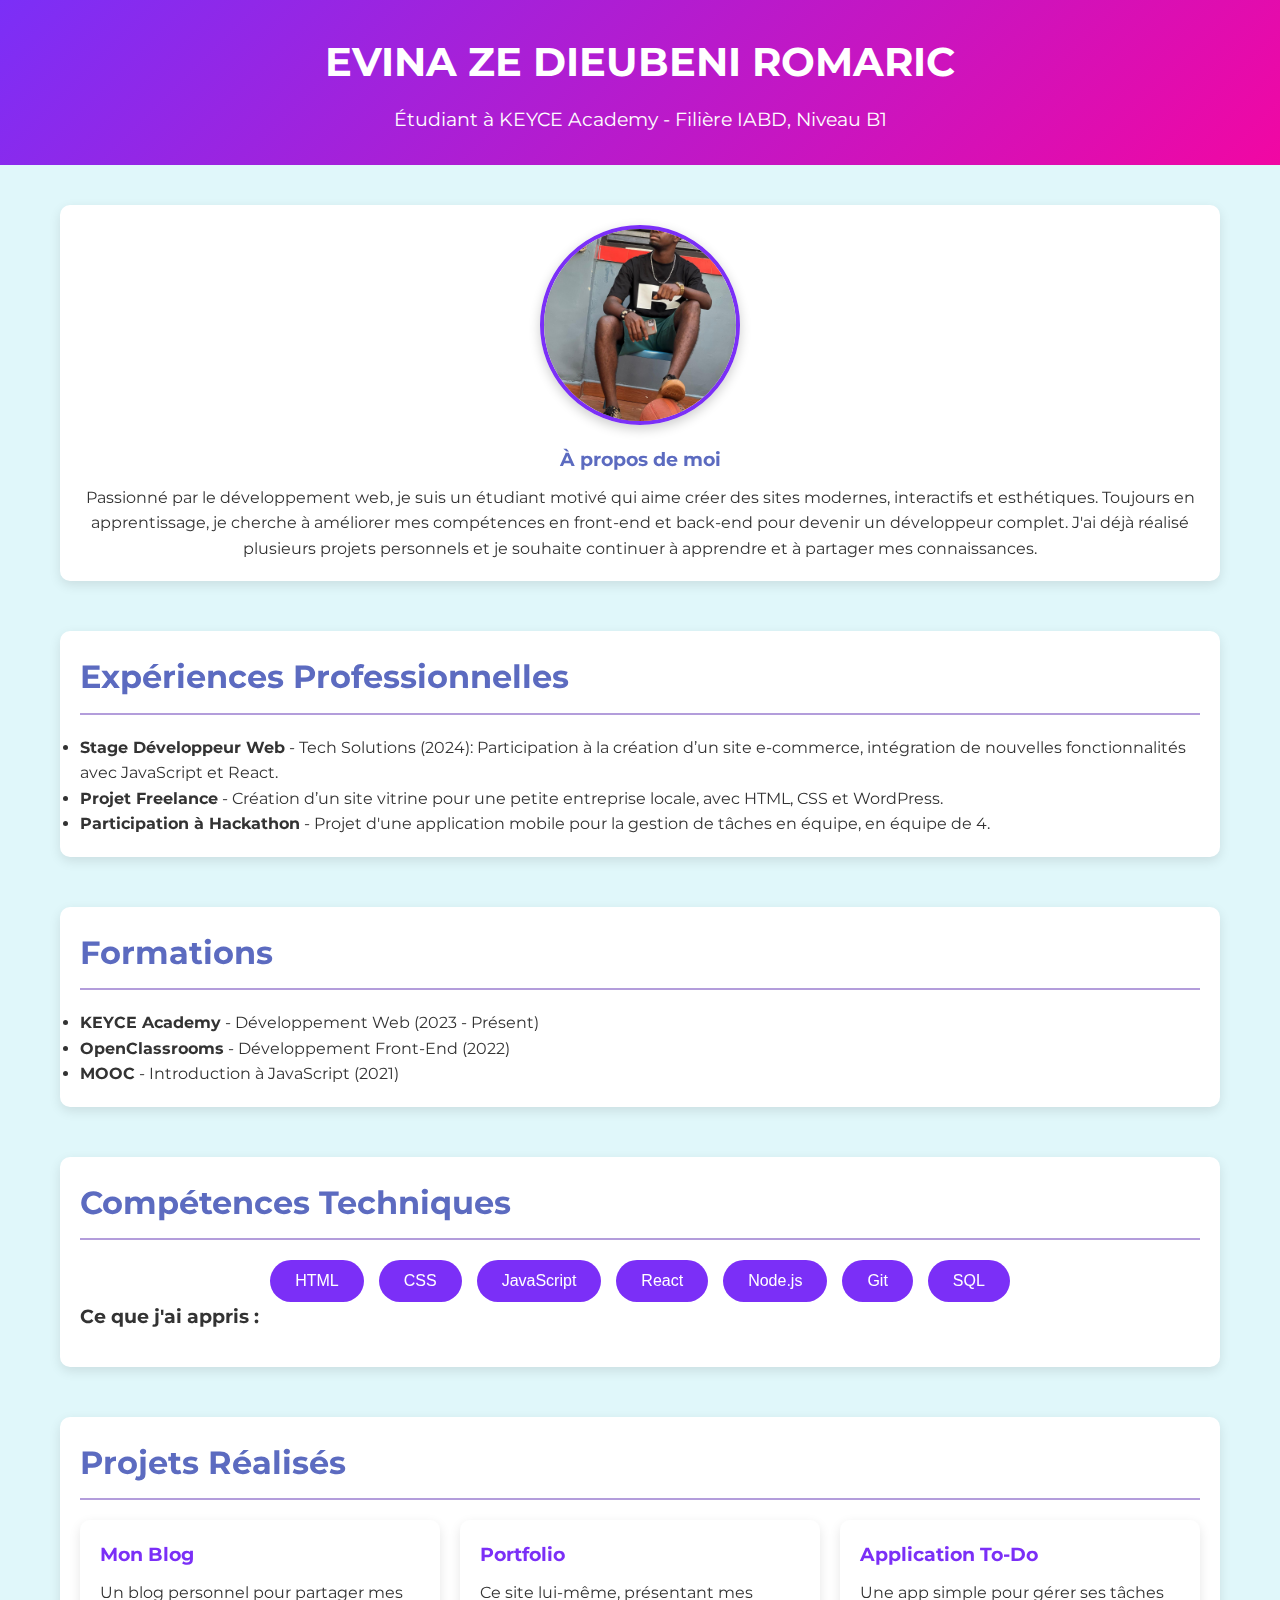
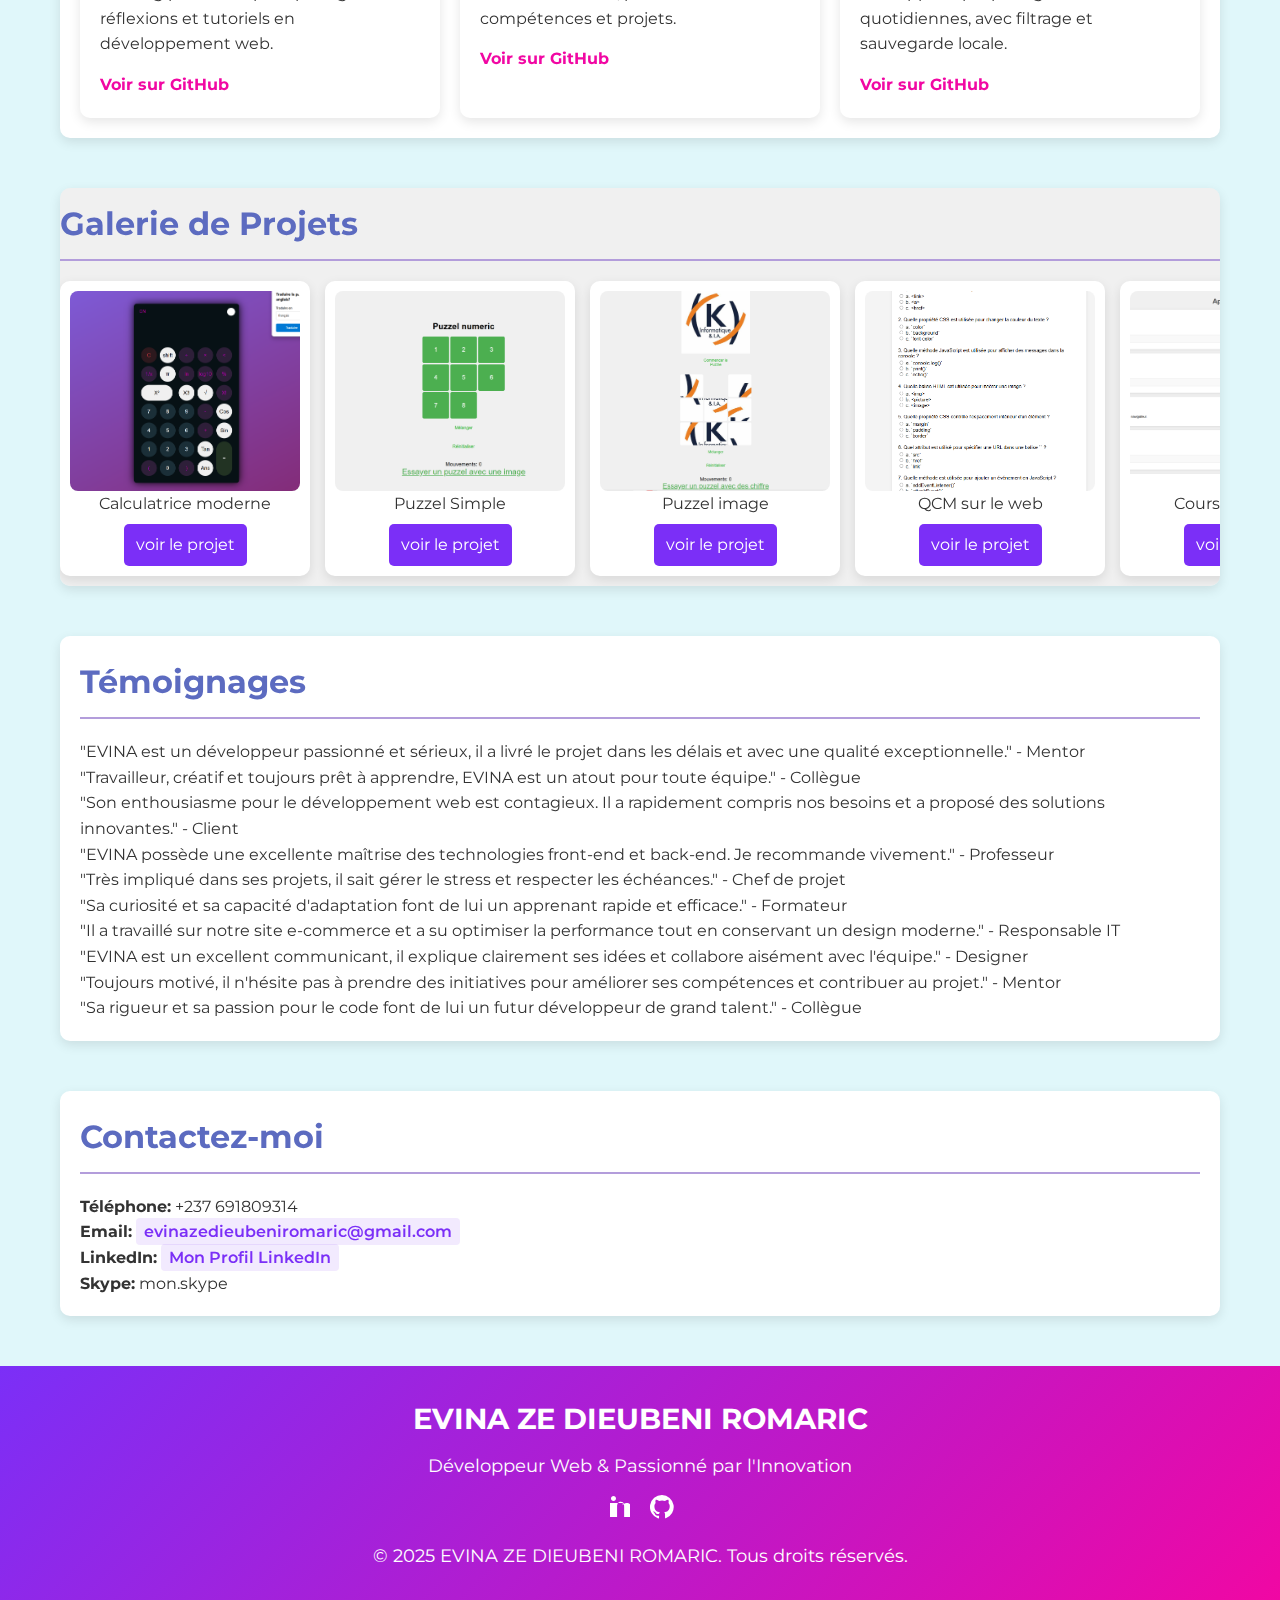
<file: EVINA ZE DIEUBENI ROMARIC_EXAM_DEV_WEB/index.html>
<!DOCTYPE html>
<html lang="fr">
<head>
<meta charset="UTF-8" />
<meta name="viewport" content="width=device-width, initial-scale=1.0" />
<title>Portfolio - EVINA ZE DIEUBENI ROMARIC</title>

<!-- Google Fonts -->
<link href="https://fonts.googleapis.com/css2?family=Montserrat:wght@400;700&display=swap" rel="stylesheet" />

<!-- Lien vers la feuille de style CSS -->
<link rel="stylesheet" href="style.css" />
</head>
<body>

<!-- Bouton revenir en haut -->
<button id="backToTop" title="Revenir en haut">↑</button>

<header>
  <h1 class="floating">EVINA ZE DIEUBENI ROMARIC</h1>
  <p>Étudiant à KEYCE Academy - Filière IABD, Niveau B1</p>
</header>

<div class="container">

<!-- Section À propos -->
<section id="about">
  <img src="images/photo.jpg" alt="Photo de EVINA" />
  <h3>À propos de moi</h3>
  <p>Passionné par le développement web, je suis un étudiant motivé qui aime créer des sites modernes, interactifs et esthétiques. Toujours en apprentissage, je cherche à améliorer mes compétences en front-end et back-end pour devenir un développeur complet. J'ai déjà réalisé plusieurs projets personnels et je souhaite continuer à apprendre et à partager mes connaissances.</p>
</section>

<!-- Section Expériences -->
<section id="experiences">
  <h2>Expériences Professionnelles</h2>
  <ul>
    <li><strong>Stage Développeur Web</strong> - Tech Solutions (2024): Participation à la création d’un site e-commerce, intégration de nouvelles fonctionnalités avec JavaScript et React.</li>
    <li><strong>Projet Freelance</strong> - Création d’un site vitrine pour une petite entreprise locale, avec HTML, CSS et WordPress.</li>
    <li><strong>Participation à Hackathon</strong> - Projet d'une application mobile pour la gestion de tâches en équipe, en équipe de 4.</li>
  </ul>
</section>

<!-- Section Formations -->
<section id="formations">
  <h2>Formations</h2>
  <ul>
    <li><strong>KEYCE Academy</strong> - Développement Web (2023 - Présent)</li>
    <li><strong>OpenClassrooms</strong> - Développement Front-End (2022)</li>
    <li><strong>MOOC</strong> - Introduction à JavaScript (2021)</li>
  </ul>
</section>

<!-- Section Compétences -->
<section id="skills-section">
  <h2>Compétences Techniques</h2>
  <div class="skills">
    <button class="skill-button" onclick="showDescription('html')">HTML</button>
    <button class="skill-button" onclick="showDescription('css')">CSS</button>
    <button class="skill-button" onclick="showDescription('javascript')">JavaScript</button>
    <button class="skill-button" onclick="showDescription('react')">React</button>
    <button class="skill-button" onclick="showDescription('node')">Node.js</button>
    <button class="skill-button" onclick="showDescription('git')">Git</button>
    <button class="skill-button" onclick="showDescription('sql')">SQL</button>
  </div>
  <div class="description" id="description"></div>
  <h3>Ce que j'ai appris :</h3>
  <ul id="viewed-skills"></ul>
</section>

<!-- Section Projets -->
<section id="projects">
  <h2>Projets Réalisés</h2>
  <div class="projects">
    <div class="project-card">
      <h3>Mon Blog</h3>
      <p>Un blog personnel pour partager mes réflexions et tutoriels en développement web.</p>
      <a href="https://github.com/christLK-coder/groupe-5/tree/main/Groupe-5" target="_blank">Voir sur GitHub</a>
    </div>
    <div class="project-card">
      <h3>Portfolio</h3>
      <p>Ce site lui-même, présentant mes compétences et projets.</p>
      <a href="https://github.com/christLK-coder/groupe-5/tree/main/Groupe-5" target="_blank">Voir sur GitHub</a>
    </div>
    <div class="project-card">
      <h3>Application To-Do</h3>
      <p>Une app simple pour gérer ses tâches quotidiennes, avec filtrage et sauvegarde locale.</p>
      <a href="https://github.com/luciano-237/Site_web" target="_blank">Voir sur GitHub</a>
    </div>
  </div>
</section>

<section id="gallery">
  <h2>Galerie de Projets</h2>
  <div class="gallery">
    <div class="gallery-item">
      <img src="images/calco.png" alt="Projet 1" />
      <p>Calculatrice moderne</p>
      <a href="calculatrice/index.html" target="_blank">voir le projet</a>
    </div>
    <div class="gallery-item">
      <img src="images/puzzel.png" alt="Projet 2" />
      <p>Puzzel Simple</p>
      <a href="puzzel.html" target="_blank">voir le projet</a>
    </div>
    <div class="gallery-item">
      <img src="images/puzzel_image.png" alt="Projet 3" />
      <p>Puzzel image</p>
      <a href="puzzel_image.html" target="_blank">voir le projet</a>
    </div>
    <div class="gallery-item">
      <img src="images/qcm.png" alt="Projet 4" />
      <p>QCM sur le web</p>
      <a href="qcm.html" target="_blank">voir le projet</a>
    </div>
    <div class="gallery-item">
      <img src="images/cour.png" alt="Projet 5" />
      <p>Cours sur le HTML</p>
      <a href="cour.html" target="_blank">voir le projet</a>
    </div>
  </div>
</section>

<!-- Section Témoignages -->
<section id="testimonials">
  <h2>Témoignages</h2>
  
  <blockquote>
    "EVINA est un développeur passionné et sérieux, il a livré le projet dans les délais et avec une qualité exceptionnelle." - Mentor
  </blockquote>
  <blockquote>
    "Travailleur, créatif et toujours prêt à apprendre, EVINA est un atout pour toute équipe." - Collègue
  </blockquote>
  <blockquote>
    "Son enthousiasme pour le développement web est contagieux. Il a rapidement compris nos besoins et a proposé des solutions innovantes." - Client
  </blockquote>
  <blockquote>
    "EVINA possède une excellente maîtrise des technologies front-end et back-end. Je recommande vivement." - Professeur
  </blockquote>
  <blockquote>
    "Très impliqué dans ses projets, il sait gérer le stress et respecter les échéances." - Chef de projet
  </blockquote>
  <blockquote>
    "Sa curiosité et sa capacité d'adaptation font de lui un apprenant rapide et efficace." - Formateur
  </blockquote>
  <blockquote>
    "Il a travaillé sur notre site e-commerce et a su optimiser la performance tout en conservant un design moderne." - Responsable IT
  </blockquote>
  <blockquote>
    "EVINA est un excellent communicant, il explique clairement ses idées et collabore aisément avec l'équipe." - Designer
  </blockquote>
  <blockquote>
    "Toujours motivé, il n'hésite pas à prendre des initiatives pour améliorer ses compétences et contribuer au projet." - Mentor
  </blockquote>
  <blockquote>
    "Sa rigueur et sa passion pour le code font de lui un futur développeur de grand talent." - Collègue
  </blockquote>
</section>

<!-- Section Contact -->
<section id="contact">
  <h2>Contactez-moi</h2>
  <p><strong>Téléphone:</strong> +237 691809314</p>
  <p><strong>Email:</strong> <a href="mailto:monemail@example.com">evinazedieubeniromaric@gmail.com</a></p>
  <p><strong>LinkedIn:</strong> <a href="https://www.linkedin.com/feed/?trk=guest_homepage-basic_google-one-tap-submit" target="_blank">Mon Profil LinkedIn</a></p>
  <p><strong>Skype:</strong> mon.skype</p>
</section>

</div>

<!-- Footer -->
<footer>
  <div class="footer-content">
    <h3>EVINA ZE DIEUBENI ROMARIC</h3>
    <p>Développeur Web & Passionné par l'Innovation</p>
    <div class="social-icons">
      <a href="https://www.linkedin.com/feed/?trk=guest_homepage-basic_google-one-tap-submit" target="_blank" aria-label="LinkedIn">
        <svg width="24" height="24" fill="#fff" viewBox="0 0 24 24" xmlns="http://www.w3.org/2000/svg">
          <path d="M4.98 3.5C4.98 2.12 6.12 1 7.5 1S10 2.12 10 3.5 8.86 6 7.5 6 4.98 4.88 4.98 3.5zM4 8h7v14H4V8zm9 0h3.75v2.15h.05c.52-1 1.78-2.15 3.68-2.15 3.94 0 4.66 2.58 4.66 5.94V22h-7v-9.78c0-2.35-.04-5.37-3.28-5.37-3.28 0-3.78 2.56-3.78 5.2V22h-7V8z"/>
        </svg>
      </a>
      <a href="https://github.com/romaric2604/SN_HTML_JS_CSS" target="_blank" aria-label="GitHub">
        <svg width="24" height="24" fill="#fff" viewBox="0 0 24 24" xmlns="http://www.w3.org/2000/svg">
          <path d="M12 0a12 12 0 00-3.79 23.4c.6.11.82-.26.82-.58v-2.17c-3.34.73-4.04-1.61-4.04-1.61-.55-1.39-1.34-1.76-1.34-1.76-1.1-.75.08-.74.08-.74 1.22.09 1.86 1.25 1.86 1.25 1.08 1.85 2.84 1.32 3.54 1.01.11-.78.42-1.32.76-1.62-2.67-.31-5.48-1.34-5.48-5.97 0-1.32.47-2.4 1.24-3.24-.12-.31-.54-1.56.12-3.25 0 0 1.01-.32 3.3 1.23a11.5 11.5 0 015.99 0c2.28-1.55 3.3-1.23 3.3-1.23.66 1.69.24 2.94.12 3.25.77.84 1.24 1.92 1.24 3.24 0 4.63-2.81 5.65-5.49 5.96.43.37.81 1.1.81 2.22v3.29c0 .32.22.69.82.58A12 12 0 0012 0z"/>
        </svg>
      </a>
    </div>
    <p>&copy; 2025 EVINA ZE DIEUBENI ROMARIC. Tous droits réservés.</p>
  </div>
</footer>

<!-- Script JS -->
<script src="script.js"></script>
</body>
</html>
</file>
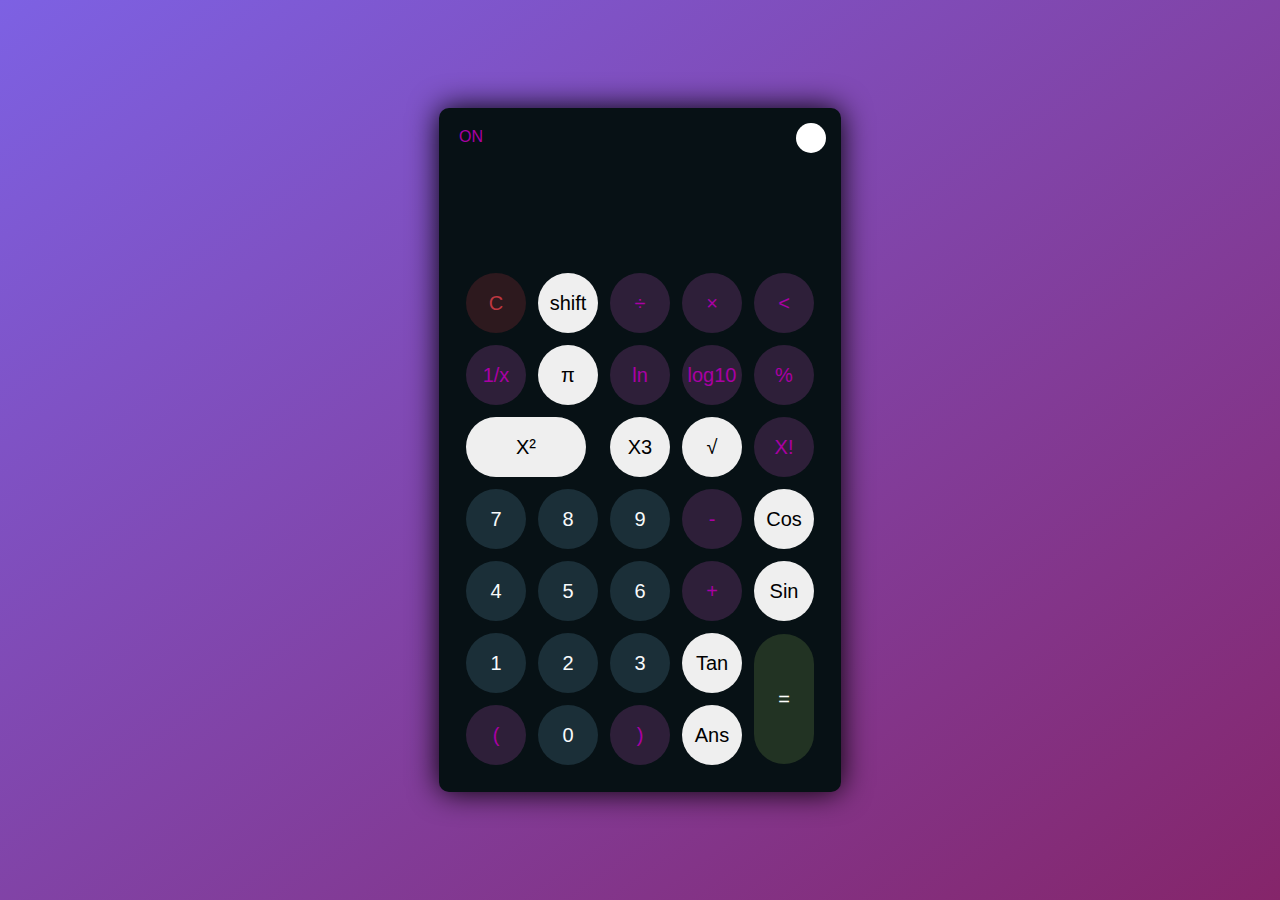
<file: EVINA ZE DIEUBENI ROMARIC_EXAM_DEV_WEB/calculatrice/index.html>
<!DOCTYPE html>
<html lang="en">
<head>
    <meta charset="UTF-8">
    <meta http-equiv="X-UA-Compatible" content="IE=edge">
    <meta name="viewport" content="width=device-width, initial-scale=1.0">
    <link rel="stylesheet" href="style.css">
    <title>Title</title>
</head>
<body>
    <div class="container">
        <div class="calculator dark">
            <div class="theme-toggler active">
                <i class="toggler-icon"></i>
                
            </div>
            <span  id="toggler" value="1" onclick="on_off()">ON</span>
            <div class="display-screen">
                <div id="display"></div>
            </div>
            <div class="buttons">
                <table>
                    <tr>
                        <td><button class="btn-operator" id="clear">C</button></td>
                        <td><button class="function" id="shift">shift</button></td>
                        <td><button class="btn-operator" id="/">&divide;</button></td>
                        <td><button class="btn-operator" id="*">&times;</button></td>
                        <td><button class="btn-operator" id="backspace"><</button></td>
                    </tr>
                    <tr>
                        <td><button class="btn-operator" id="inverse">1/x</button></td>
                        <td><button class="function" id="pi">&pi;</button></td>
                        <td><button class="btn-operator" id="ln">ln</button></td>
                        <td><button class="btn-operator" id="log10">log10</button></td>
                        <td><button class="btn-operator" id="pourcentage">%</button></td>
                    </tr>
                    <tr>
                        <td colspan="2"><button class="function" id="X2">X²</button></td>
                        <td ><button class="function" id="Xn">X3</button></td>
                        <td ><button class="function" id="sqrt">&radic;</button></td>
                        <td><button class="btn-operator" id="fact">X!</button></td>
                    </tr>
                    <tr>
                        <td><button class="btn-number" id="7">7</button></td>
                        <td><button class="btn-number" id="8">8</button></td>
                        <td><button class="btn-number" id="9">9</button></td>
                        <td><button class="btn-operator" id="-">-</button></td>
                        <td><button class="function" id="cos">Cos</button></td>
                    </tr>
                    <tr>
                        <td><button class="btn-number" id="4">4</button></td>
                        <td><button class="btn-number" id="5">5</button></td>
                        <td><button class="btn-number" id="6">6</button></td>
                        <td><button class="btn-operator" id="+">+</button></td>
                        <td><button class="function" id="sin">Sin</button></td>
                    </tr>
                    <tr>
                        <td><button class="btn-number" id="1">1</button></td>
                        <td><button class="btn-number" id="2">2</button></td>
                        <td><button class="btn-number" id="3">3</button></td>
                        <td><button class="function" id="tan">Tan</button></td>
                        <td rowspan="2"><button class="btn-equal" id="equal">=</button></td>
                    </tr>
                    <tr>
                        <td><button class="btn-operator" id="(">(</button></td>
                        <td><button class="btn-number" id="0">0</button></td>
                        <td><button class="btn-operator" id=")">)</button></td>
                        <td><button class="function" id="ans">Ans</button></td>
                    </tr>
                </table>
            </div>
        </div>
    </div>
    <script src="script.js"></script>
</body>
</html>
</file>
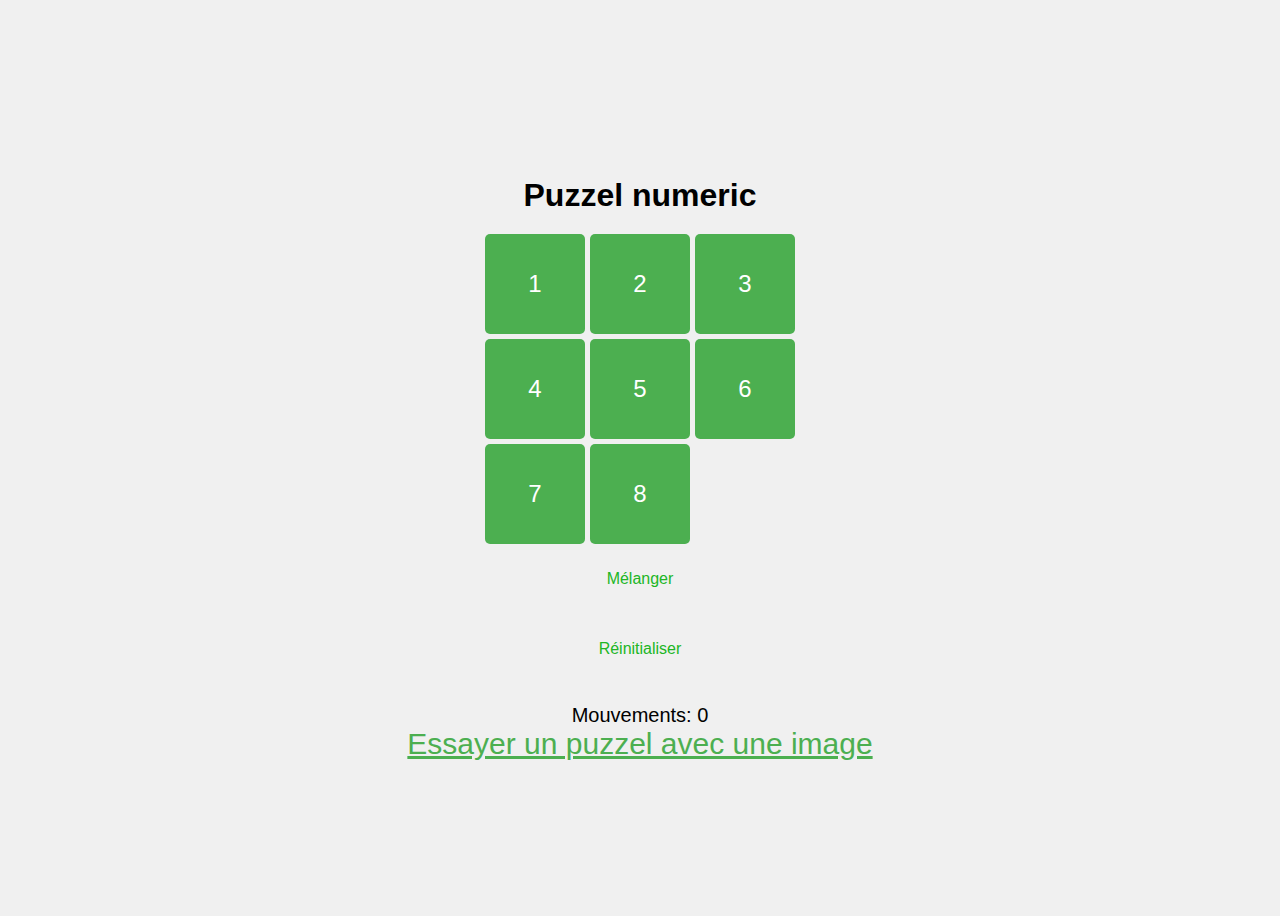
<file: EVINA ZE DIEUBENI ROMARIC_EXAM_DEV_WEB/puzzel.html>
<!DOCTYPE html>

<html lang="fr">

<head>

<meta charset="UTF-8">

<meta name="viewport" content="width=device-width, initial-scale=1.0">

<title>Puzzle Numérique</title>
<!-- Inline CSS -->
<style>
    body {
        font-family: Arial, sans-serif;
        display: flex;
        flex-direction: column;
        align-items: center;
        justify-content: center;
        height: 100vh;
        background-color: #f0f0f0;
    }

    h1 {
        margin-bottom: 20px;
    }

     #puzzle {
        display: grid;
        grid-template-columns: repeat(3, 100px);
        grid-template-rows: repeat(3, 100px);
        gap: 5px;

    }

     .tile {
        display: flex;
        align-items: center;
        justify-content: center;
        background-color: #4CAF50;
        color: white;
        font-size: 24px;
        cursor: pointer;
        border-radius: 5px;
    }

    .empty {
        background-color: transparent;
        cursor: default;
    }
    button {
        margin: 10px;
        padding: 10px 20px;
        font-size: 16px;
        width: 150px;
        height: 50px;
        border-radius: 10px;
        border: none;
        background-color: #f0f0f0;
        cursor: pointer;
        transition: 0.5s ease; 
        color:  #20b625;
    }
    
    button:hover {
        transform: scale(1.05);
        background-color:  #2eb532;
        color: #f0f0f0;
    }

    #moveCounter {
        margin-top: 20px;
        font-size: 20px;
    }
    a{
            color: #4CAF50;
            font-family: Arial, Helvetica, sans-serif;
            font-size: 30px;
            transition: 0.5s;
        }
        a:hover{
            color: #027006;
            transform: scale(1.05);
        }
</style>
</head>

<body>
    <h1>Puzzel numeric</h1>
<div id="puzzle"></div>
<button id="shuffleButton">Mélanger</button>
<button id="resetButton">Réinitialiser</button>
<div id="moveCounter">Mouvements: 0</div>
<a href="puzzel_image.html">Essayer un puzzel avec une image</a>
<!-- Inline JavaScript -->
<script>
    const puzzleElement = document.getElementById('puzzle');
    const shuffleButton = document.getElementById('shuffleButton');
    const resetButton = document.getElementById('resetButton');
    const moveCounterElement = document.getElementById('moveCounter');

    let tiles = [];
    let emptyIndex = 8; // Position de la case vide
    let moveCount = 0;

    function initPuzzle() {
        tiles = [...Array(8).keys()].map(i => i + 1).concat(null); // Crée un tableau [1, 2, 3, 4, 5, 6, 7, 8, null]
        renderPuzzle();
    }

    function renderPuzzle() {
        puzzleElement.innerHTML = '';
        tiles.forEach((tile, index) => {
            const tileElement = document.createElement('div');
            tileElement.className = 'tile' + (tile === null ? ' empty' : '');
            tileElement.textContent = tile !== null ? tile : '';
            tileElement.onclick = () => handleTileClick(index);
            puzzleElement.appendChild(tileElement);
        });
        moveCounterElement.textContent = `Mouvements: ${moveCount}`;
    }
    //fonction pour faire bouher une case avec celle vide
    function handleTileClick(index) {
        if (isAdjacent(index, emptyIndex)) {
            tiles[emptyIndex] = tiles[index];
            tiles[index] = null;
            emptyIndex = index;
            moveCount++;
            renderPuzzle();
            checkWin();
        }
    }
    //fonction pour verifier si la case i est adacente a celle vide 
    function isAdjacent(index1, index2) {
        const row1 = Math.floor(index1 / 3);
        const col1 = index1 % 3;
        const row2 = Math.floor(index2 / 3);
        const col2 = index2 % 3;
        return (Math.abs(row1 - row2) + Math.abs(col1 - col2) === 1);
    }
    //fonction pour melanger les case
    function shuffle() {
        let shuffled;
        do {
            shuffled = tiles.slice();
            for (let i = shuffled.length - 1; i > 0; i--) {
                const j = Math.floor(Math.random() * (i + 1));
                [shuffled[i], shuffled[j]] = [shuffled[j], shuffled[i]];
            }
        } while (!isSolvable(shuffled));
        tiles = shuffled;
        emptyIndex = tiles.indexOf(null);
        moveCount = 0;
        renderPuzzle();
    }
    //verification si le melange est solvable
    function isSolvable(shuffled) {
        const inversions = shuffled.reduce((count, tile, index) => {
            if (tile === null) return count;
            return count + shuffled.slice(index + 1).filter(t => t < tile).length;
        }, 0);
        return inversions % 2 === 0;
    }
    //fonction pour verifier si le puzzel est resolut
    function checkWin() {
        if (tiles.slice(0, 8).every((tile, index) => tile === index + 1)) {
            alert('Bravo ! Vous avez résolu le puzzle !');
        }
    }
    shuffleButton.onclick = shuffle; //boutons pour melanger
    resetButton.onclick = initPuzzle; //bouton pour rinitialiser
    initPuzzle();
</script>
</body>
</html>
</file>
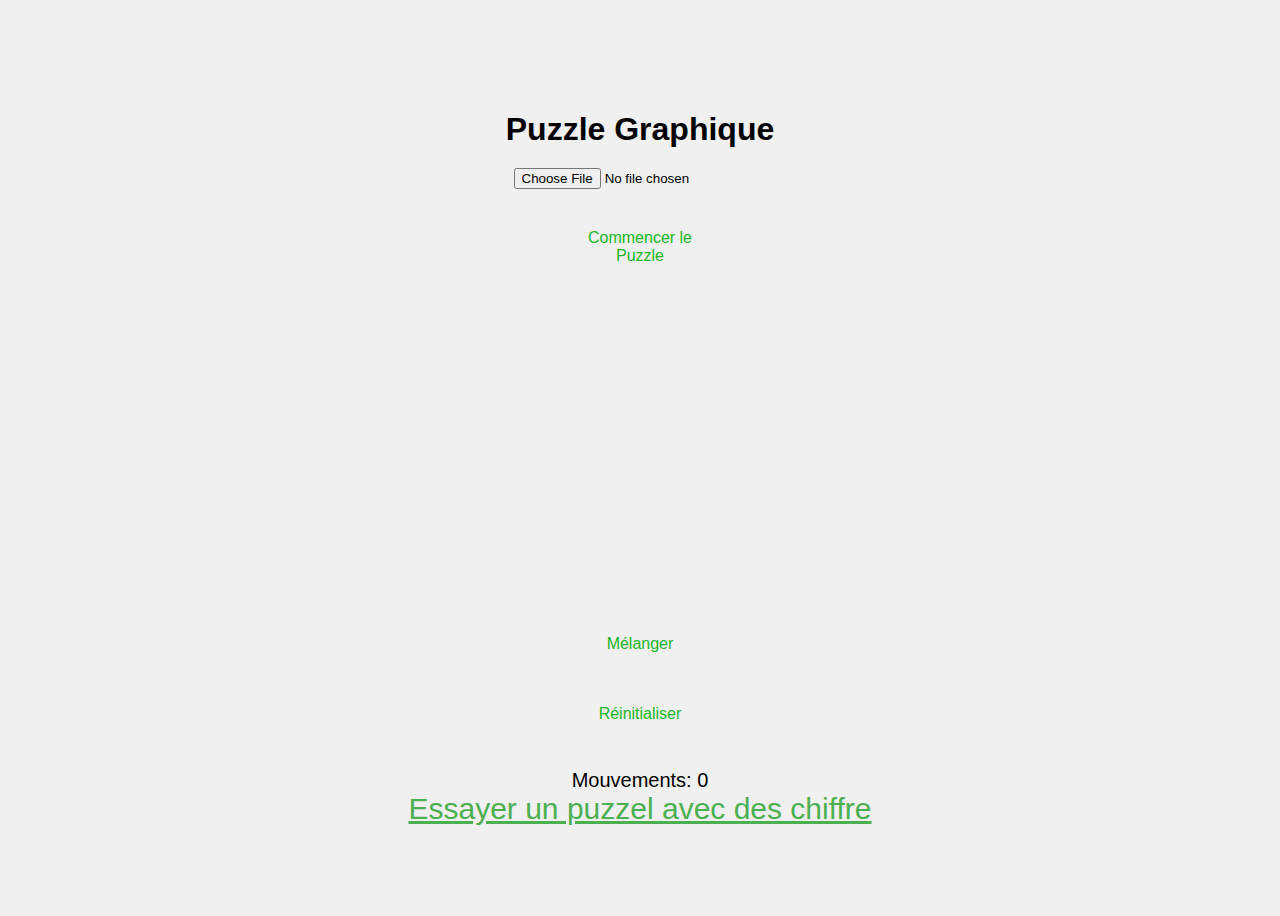
<file: EVINA ZE DIEUBENI ROMARIC_EXAM_DEV_WEB/puzzel_image.html>
<!DOCTYPE html>
<html lang="fr">
<head>
    <meta charset="UTF-8">
    <meta name="viewport" content="width=device-width, initial-scale=1.0">
    <title>Puzzle Graphique</title>

    <!-- Inline CSS -->
    <style>
        body {
            font-family: Arial, sans-serif;
            display: flex;
            flex-direction: column;
            align-items: center;
            justify-content: center;
            height: 100vh;
            background-color: #f0f0f0;
        }

        h1 {
            margin-bottom: 20px;
        }

        #puzzle {
            display: grid;
            grid-template-columns: repeat(3, 100px);
            grid-template-rows: repeat(3, 100px);
            gap: 5px;
            margin-top: 20px;
        }

        .tile {
            display: flex;
            align-items: center;
            justify-content: center;
            cursor: pointer;
            border-radius: 5px;
            background-color: #4CAF50;
        }

        .empty {
            background-color: transparent;
            cursor: default;
        }

       
    button {
        margin: 10px;
        padding: 10px 20px;
        font-size: 16px;
        width: 150px;
        height: 50px;
        border-radius: 10px;
        border: none;
        background-color: #f0f0f0;
        cursor: pointer;
        transition: 0.5s ease; 
        color:  #20b625;
    }
    
    button:hover {
        transform: scale(1.05);
        background-color:  #2eb532;
        color: #f0f0f0;
    }

        #moveCounter {
            margin-top: 20px;
            font-size: 20px;
        }

        #imageInput {
            margin-bottom: 20px;
        }

        #imagePreview {
            margin-top: 20px;
            max-width: 300px;
            max-height: 300px;
            display: none; /* Caché par défaut */
        }
        a{
            color: #4CAF50;
            font-family: Arial, Helvetica, sans-serif;
            font-size: 30px;
            transition: 0.5s;
        }
        a:hover{
            color: #027006;
            transform: scale(1.05);
        }
    </style>
</head>
<body>

    <h1>Puzzle Graphique</h1>
    <input type="file" id="imageInput" accept="image/*">
    <img id="imagePreview" alt="Aperçu de l'image choisie">
    <button id="startButton">Commencer le Puzzle</button>

    <div id="puzzle"></div>
    <button id="shuffleButton">Mélanger</button>
    <button id="resetButton">Réinitialiser</button>
    <div id="moveCounter">Mouvements: 0</div>
    <a href="puzzel.html">Essayer un puzzel avec des chiffre</a>

    <!-- Inline JavaScript -->
    <script>
        const puzzleElement = document.getElementById('puzzle');
        const shuffleButton = document.getElementById('shuffleButton');
        const resetButton = document.getElementById('resetButton');
        const moveCounterElement = document.getElementById('moveCounter');
        const imageInput = document.getElementById('imageInput');
        const startButton = document.getElementById('startButton');
        const imagePreview = document.getElementById('imagePreview');

        let tiles = [];
        let emptyIndex = 8; // Position de la case vide
        let moveCount = 0;
        let imageSrc = '';

        // Affiche l'aperçu de l'image choisie
        imageInput.onchange = function() {
            if (this.files && this.files[0]) {
                const reader = new FileReader();
                reader.onload = function(e) {
                    imageSrc = e.target.result; // Récupère l'image chargée
                    imagePreview.src = imageSrc; // Met à jour l'aperçu
                    imagePreview.style.display = 'block'; // Affiche l'aperçu
                };
                reader.readAsDataURL(this.files[0]);
            }
        };

        startButton.onclick = function() {
            if (imageSrc) {
                initPuzzle(); // Initialise le puzzle avec l'image
            } else {
                alert('Veuillez sélectionner une image pour commencer le puzzle.');
            }
        };

        function initPuzzle() {
            tiles = [...Array(8).keys()].map(i => i + 1).concat(null); // Crée un tableau [1, 2, 3, 4, 5, 6, 7, 8, null]
            renderPuzzle();
        }

        function renderPuzzle() {
            puzzleElement.innerHTML = '';
            tiles.forEach((tile, index) => {
                const tileElement = document.createElement('div');
                tileElement.className = 'tile' + (tile === null ? ' empty' : '');
                if (tile !== null) {
                    const row = Math.floor((tile - 1) / 3);
                    const col = (tile - 1) % 3;
                    tileElement.style.backgroundImage = `url(${imageSrc})`;
                    tileElement.style.backgroundSize = '300px 300px'; // Ajuste la taille de l'image
                    tileElement.style.backgroundPosition = `-${col * 100}px -${row * 100}px`; // Positionne la partie de l'image
                }
                tileElement.onclick = () => handleTileClick(index);
                puzzleElement.appendChild(tileElement);
            });
            moveCounterElement.textContent = `Mouvements: ${moveCount}`;
        }

        function handleTileClick(index) {
            if (isAdjacent(index, emptyIndex)) {
                tiles[emptyIndex] = tiles[index];
                tiles[index] = null;
                emptyIndex = index;
                moveCount++;
                renderPuzzle();
                checkWin();
            }
        }

        function isAdjacent(index1, index2) {
            const row1 = Math.floor(index1 / 3);
            const col1 = index1 % 3;
            const row2 = Math.floor(index2 / 3);
            const col2 = index2 % 3;
            return (Math.abs(row1 - row2) + Math.abs(col1 - col2) === 1);
        }

        function shuffle() {
            let shuffled;
            do {
                shuffled = tiles.slice();
                for (let i = shuffled.length - 1; i > 0; i--) {
                    const j = Math.floor(Math.random() * (i + 1));
                    [shuffled[i], shuffled[j]] = [shuffled[j], shuffled[i]];
                }
            } while (!isSolvable(shuffled));
            tiles = shuffled;
            emptyIndex = tiles.indexOf(null);
            moveCount = 0;
            renderPuzzle();
        }

        function isSolvable(shuffled) {
            const inversions = shuffled.reduce((count, tile, index) => {
                if (tile === null) return count;
                return count + shuffled.slice(index + 1).filter(t => t < tile).length;
            }, 0);
            return inversions % 2 === 0;
        }

        function checkWin() {
            if (tiles.slice(0, 8).every((tile, index) => tile === index + 1)) {
                alert('Bravo ! Vous avez résolu le puzzle !');
            }
        }

        shuffleButton.onclick = shuffle;
        resetButton.onclick = initPuzzle;

    </script>

</body>
</html>
</file>
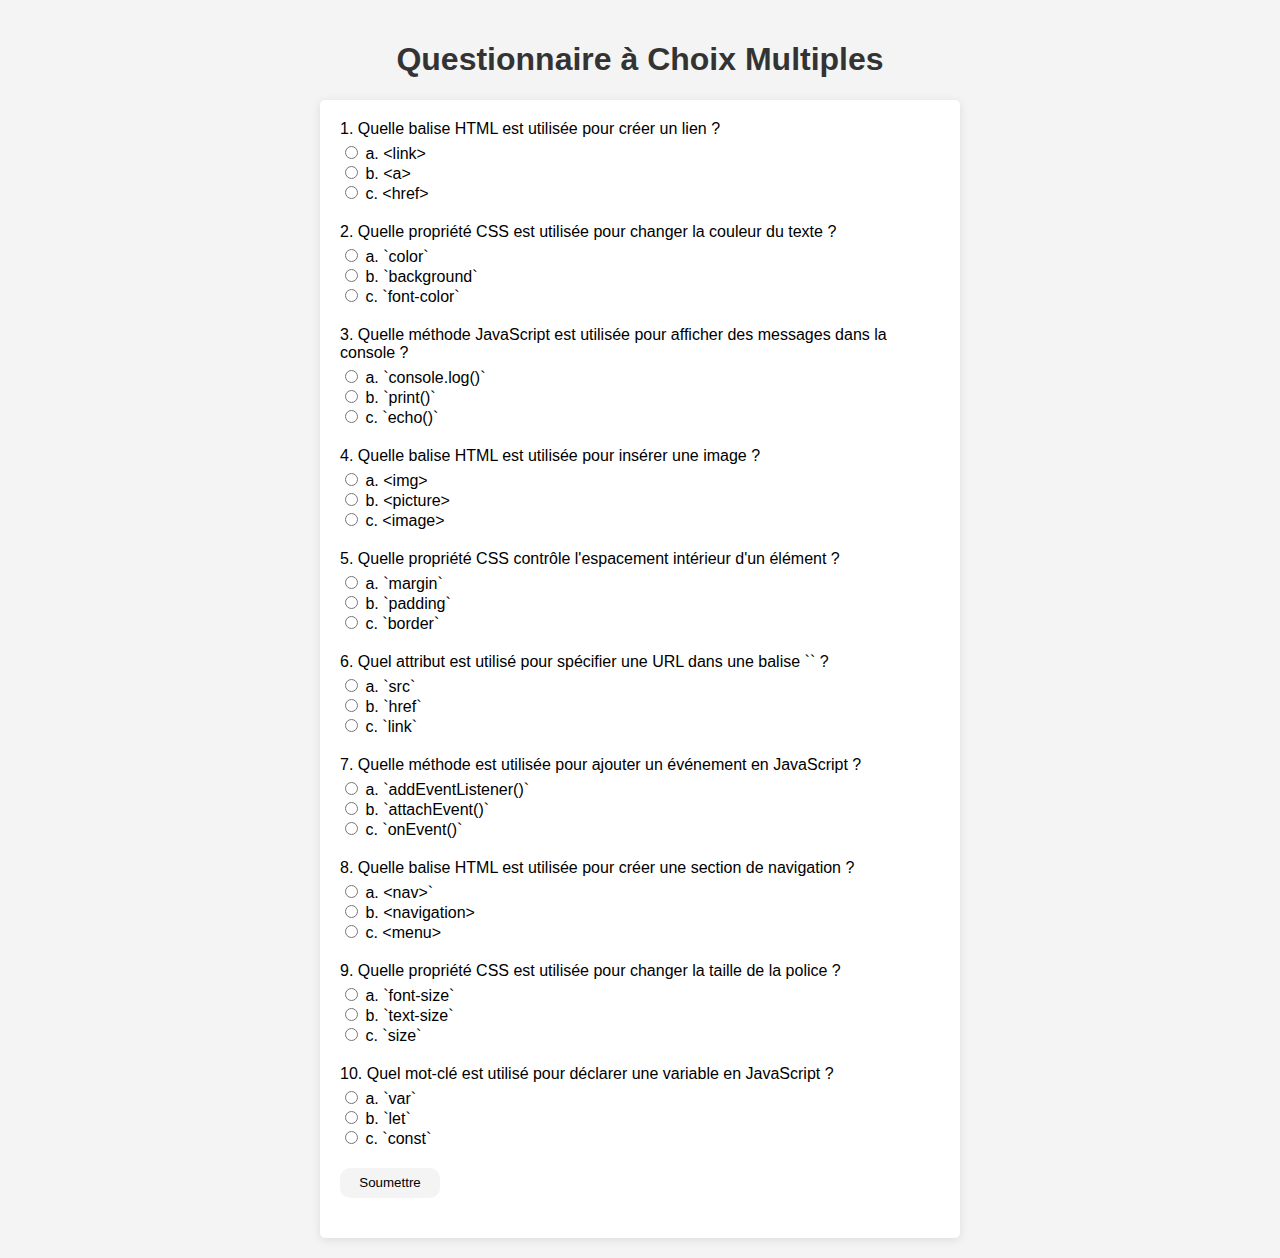
<file: EVINA ZE DIEUBENI ROMARIC_EXAM_DEV_WEB/qcm.html>
<!DOCTYPE html>
<html lang="fr">
<head>
    <meta charset="UTF-8">
    <meta name="viewport" content="width=device-width, initial-scale=1.0">
    <title>QCM Développement Web</title>

    <!-- Inline CSS -->
    <style>
        body {
            font-family: Arial, sans-serif;
            background-color: #f4f4f4;
            margin: 0;
            padding: 20px;
        }
        h1 {
            text-align: center;
            color: #333;
        }
        form {
            background: white;
            padding: 20px;
            border-radius: 5px;
            box-shadow: 0 2px 10px rgba(0, 0, 0, 0.1);
            max-width: 600px;
            margin: auto;
        }
        .question {
            margin-bottom: 20px;
        }
        .question label {
            display: block;
            margin-bottom: 5px;
        }
        .score {
            text-align: center;
            font-size: 1.5em;
            margin-top: 20px;
        }
        @media (max-width: 600px) {
            form {
                padding: 15px;
            }
        }
        button {
    border-radius: 10px; 
    width: 100px; 
    height: 30px; 
    background-color: #f4f4f4; 
    border: none;
    cursor: pointer;
    transition: 0.3s ease; 
}

button:hover {
    transform: scale(1.05);
    background-color: #e0e0e0;
}
    </style>
</head>
<body>

    <h1>Questionnaire à Choix Multiples</h1>
    <form id="quizForm">
        <div class="question">
            <label>1. Quelle balise HTML est utilisée pour créer un lien ?</label>
            <input type="radio" name="q1" value="a"> a. &lt;link&gt;<br>
            <input type="radio" name="q1" value="b"> b. &lt;a&gt;<br>
            <input type="radio" name="q1" value="c"> c. &lt;href&gt;<br>
        </div>
        <div class="question">
            <label>2. Quelle propriété CSS est utilisée pour changer la couleur du texte ?</label>
            <input type="radio" name="q2" value="a"> a. `color`<br>
            <input type="radio" name="q2" value="b"> b. `background`<br>
            <input type="radio" name="q2" value="c"> c. `font-color`<br>
        </div>
        <div class="question">
            <label>3. Quelle méthode JavaScript est utilisée pour afficher des messages dans la console ?</label>
            <input type="radio" name="q3" value="a"> a. `console.log()`<br>
            <input type="radio" name="q3" value="b"> b. `print()`<br>
            <input type="radio" name="q3" value="c"> c. `echo()`<br>
        </div>
        <div class="question">
            <label>4. Quelle balise HTML est utilisée pour insérer une image ?</label>
            <input type="radio" name="q4" value="a"> a. &lt;img&gt;<br>
            <input type="radio" name="q4" value="b"> b. &lt;picture&gt;<br>
            <input type="radio" name="q4" value="c"> c. &lt;image&gt;<br>
        </div>
        <div class="question">
            <label>5. Quelle propriété CSS contrôle l'espacement intérieur d'un élément ?</label>
            <input type="radio" name="q5" value="a"> a. `margin`<br>
            <input type="radio" name="q5" value="b"> b. `padding`<br>
            <input type="radio" name="q5" value="c"> c. `border`<br>
        </div>
        <div class="question">
            <label>6. Quel attribut est utilisé pour spécifier une URL dans une balise `<a>` ?</label>
            <input type="radio" name="q6" value="a"> a. `src`<br>
            <input type="radio" name="q6" value="b"> b. `href`<br>
            <input type="radio" name="q6" value="c"> c. `link`<br>
        </div>
        <div class="question">
            <label>7. Quelle méthode est utilisée pour ajouter un événement en JavaScript ?</label>
            <input type="radio" name="q7" value="a"> a. `addEventListener()`<br>
            <input type="radio" name="q7" value="b"> b. `attachEvent()`<br>
            <input type="radio" name="q7" value="c"> c. `onEvent()`<br>
        </div>
        <div class="question">
            <label>8. Quelle balise HTML est utilisée pour créer une section de navigation ?</label>
            <input type="radio" name="q8" value="a"> a. &lt;nav&gt;`<br>
            <input type="radio" name="q8" value="b"> b. &lt;navigation&gt;<br>
            <input type="radio" name="q8" value="c"> c. &lt;menu&gt;<br>
        </div>
        <div class="question">
            <label>9. Quelle propriété CSS est utilisée pour changer la taille de la police ?</label>
            <input type="radio" name="q9" value="a"> a. `font-size`<br>
            <input type="radio" name="q9" value="b"> b. `text-size`<br>
            <input type="radio" name="q9" value="c"> c. `size`<br>
        </div>
        <div class="question">
            <label>10. Quel mot-clé est utilisé pour déclarer une variable en JavaScript ?</label>
            <input type="radio" name="q10" value="a"> a. `var`<br>
            <input type="radio" name="q10" value="b"> b. `let`<br>
            <input type="radio" name="q10" value="c"> c. `const`<br>
        </div>
        <button type="submit">Soumettre</button>
    </form>

    <div class="score" id="scoreDisplay"></div>

    <!-- Inline JavaScript -->
    <script>
        document.getElementById('quizForm').addEventListener('submit', function(event) {
            event.preventDefault(); // Empêche le rechargement de la page
            let score = 0;
            const totalQuestions = 10;
            let anySelected = false; // Variable pour vérifier si au moins une réponse est sélectionnée
    
            // Vérification des réponses
            const answers = {
                q1: 'b',
                q2: 'a',
                q3: 'a',
                q4: 'a',
                q5: 'b',
                q6: 'b',
                q7: 'a',
                q8: 'a',
                q9: 'a',
                q10: 'a'
            };
    
            for (let i = 1; i <= totalQuestions; i++) {
                const selected = document.querySelector(`input[name="q${i}"]:checked`);
                if (selected) {
                    anySelected = true; // Au moins une réponse a été sélectionnée
                    if (selected.value === answers[`q${i}`]) {
                        score++;
                    }
                }
            }
    
            const scoreDisplay = document.getElementById('scoreDisplay');
            if (!anySelected) {
                scoreDisplay.textContent = `Veuillez remplir au moins une question.`;
                scoreDisplay.style.color = 'red'; // Couleur pour le message d'erreur
            } else {
                scoreDisplay.textContent = `Votre score est: ${score} sur ${totalQuestions}`;
                if (score === totalQuestions) {
                    scoreDisplay.style.color = 'green';
                } else if (score >= totalQuestions / 2) {
                    scoreDisplay.style.color = 'orange';
                } else {
                    scoreDisplay.style.color = 'red';
                }
            }      
        });
    </script>
</body>
</html>
</file>
<file: EVINA ZE DIEUBENI ROMARIC_EXAM_DEV_WEB/style.css>
* {
    box-sizing: border-box;
    margin: 0;
    padding: 0;
  }

  body {
    font-family: 'Montserrat', sans-serif;
    background-color: #e0f7fa; 
    color: #333;
    line-height: 1.6;
  }

 
  header {
    background: linear-gradient(135deg, #7b2ff7, #f107a3); 
    color: #fff;
    padding: 30px 20px;
    text-align: center;
    position: relative;
    overflow: hidden;
    animation: headerFadeIn 2s ease-in-out;
  }

  header h1 {
    font-size: 2.5em;
    margin-bottom: 10px;
  }

  header p {
    font-size: 1.2em;
  }

  @keyframes headerFadeIn {
    from { opacity: 0; transform: translateY(-20px); }
    to { opacity: 1; transform: translateY(0); }
  }

  
  .container {
    max-width: 1200px;
    margin: 40px auto;
    padding: 0 20px;
  }

 
section {
  margin-bottom: 50px;
  padding: 20px;
  background-color: #fff;
  border-radius: 10px;
  box-shadow: 0 4px 12px rgba(0,0,0,0.1);
  transition: transform 0.3s, box-shadow 0.3s;
}

section:hover {
  transform: translateY(-5px);
  box-shadow: 0 8px 24px rgba(0,0,0,0.2);
}


h2 {
  color: #5c6bc0; 
  margin-bottom: 20px;
  font-size: 2em;
  border-bottom: 2px solid #b39ddb; 
  padding-bottom: 10px;
}


.skills {
  display: flex;
  flex-wrap: wrap;
  justify-content: center;
  gap: 15px;
  margin-top: 20px;
}

.skill-button {
  background-color: #7b2ff7; 
  color: #fff;
  border: none;
  padding: 12px 25px;
  border-radius: 25px;
  cursor: pointer;
  font-size: 1em;
  transition: all 0.3s ease;
}

.skill-button:hover {
  background-color: #f107a3; 
  transform: scale(1.1);
  box-shadow: 0 4px 8px rgba(0,0,0,0.2);
}


.description {
  background: #f1f1f1;
  padding: 15px;
  margin-top: 20px;
  border-radius: 8px;
  display: none;
  animation: fadeIn 0.5s ease-in;
}

@keyframes fadeIn {
  from { opacity: 0; }
  to { opacity: 1; }
}


#viewed-skills {
  list-style: none;
  margin-top: 15px;
  padding-left: 0;
}
#viewed-skills li {
  background-color: #d1c4e9; 
  padding: 8px 12px;
  margin: 5px 0;
  border-radius: 5px;
  transition: background 0.3s;
}
#viewed-skills li:hover {
  background-color: #b39ddb; 
}


.projects {
  display: grid;
  grid-template-columns: repeat(auto-fit, minmax(280px, 1fr));
  gap: 20px;
}
.project-card {
  background: #fff;
  padding: 20px;
  border-radius: 10px;
  box-shadow: 0 4px 12px rgba(0,0,0,0.1);
  transition: transform 0.3s, box-shadow 0.3s;
}
.project-card:hover {
  transform: translateY(-5px);
  box-shadow: 0 8px 24px rgba(0,0,0,0.2);
}
.project-card h3 {
  margin-bottom: 10px;
  color: #7b2ff7;
}
.project-card p {
  margin-bottom: 15px;
}
.project-card a {
  color: #f107a3;
  font-weight: bold;
  text-decoration: none;
}
.project-card a:hover {
  text-decoration: underline;
}

footer {
  background: linear-gradient(135deg, #7b2ff7, #f107a3);
  padding: 30px 20px;
  text-align: center;
  color: #fff;
  position: relative;
  overflow: hidden;
}

footer h3 {
  margin-bottom: 10px;
  font-size: 1.8em;
}

footer p {
  margin: 10px 0;
  font-size: 1.1em;
}

.footer-content {
  max-width: 1000px;
  margin: 0 auto;
}

/* Icônes sociales */
.social-icons {
  margin: 15px 0;
  display: flex;
  justify-content: center;
  gap: 20px;
}

.social-icons a {
  transition: transform 0.3s, box-shadow 0.3s;
}
.social-icons a:hover {
  transform: scale(1.2);
  box-shadow: 0 4px 12px rgba(0,0,0,0.2);
}

/* Icônes SVG - ajustements si besoin */
.social-icons svg {
  width: 24px;
  height: 24px;
}

@keyframes float {
  0%, 100% { transform: translateY(0); }
  50% { transform: translateY(-10px); }
}
.floating {
  animation: float 3s ease-in-out infinite;
}


#about {
  display: flex;
  flex-direction: column;
  align-items: center;
  text-align: center;
}
#about img {
  width: 200px;
  height: 200px;
  border-radius: 50%;
  margin-bottom: 20px;
  object-fit: cover;
  border: 4px solid #7b2ff7;
  box-shadow: 0 4px 12px rgba(0,0,0,0.2);
}
#about h3 {
  margin-bottom: 10px;
  color: #5c6bc0;
}


#gallery {
  width: 100%;
  overflow-x: auto; 
  padding: 10px 0;
  background-color: #f0f0f0; 
}


.gallery {
  display: flex;
  flex-direction: row; 
  min-width: max-content; 
  gap: 15px;
}


.gallery-item {
  width: 250px;
  background: #fff;
  border-radius: 10px;
  overflow: hidden;
  box-shadow: 0 4px 12px rgba(0,0,0,0.1);
  flex-shrink: 0;
  transition: transform 0.3s;
  display: flex;
  flex-direction: column;
  align-items: center;
  padding: 10px;
}


.gallery-item img {
  width: 100%;
  height: 200px;
  object-fit: cover;
  border-radius: 8px;
}


.gallery-item:hover {
  transform: scale(1.05);
}


.gallery-item a {
  display: inline-block;
  margin-top: 8px;
  padding: 8px 12px;
  background-color: #7b2ff7;
  color: #fff;
  text-decoration: none;
  border-radius: 5px;
  transition: background-color 0.3s;
}

.gallery-item a:hover {
  background-color: #f107a3;
}

#backToTop {
  position: fixed;
  bottom: 30px;
  right: 30px;
  background-color: #7b2ff7;
  color: #fff;
  border: none;
  padding: 12px 16px;
  border-radius: 50px;
  cursor: pointer;
  font-size: 1.2em;
  box-shadow: 0 4px 12px rgba(0,0,0,0.2);
  display: none;
  transition: background 0.3s;
}
#backToTop:hover {
  background-color: #f107a3;
}

#contact a {
  color: #7b2ff7; 
  text-decoration: none;
  font-weight: 600;
  padding: 4px 8px;
  border-radius: 4px;
  transition: background-color 0.3s, color 0.3s, transform 0.2s;
  background-color: rgba(123, 47, 247, 0.1);
}


#contact a:hover {
  background-color: rgba(123, 47, 247, 0.3);
  color: #fff; 
  transform: scale(1.05); 
}
</file>
<file: EVINA ZE DIEUBENI ROMARIC_EXAM_DEV_WEB/calculatrice/style.css>
* {
    padding: 0;
    margin: 0;
    box-sizing: border-box;
    outline: 0;
    transition: all 0.5s ease;
}

body {
    font-family: sans-serif;
}

a {
    text-decoration: none;
    color: #fff;
}

body {
    background-image: linear-gradient( to bottom right, rgb(125, 97, 227),rgb(133, 37, 106));
}

.container {
    height: 100vh;
    width: 100vw;
    display: grid;
    place-items: center;
}

.calculator {
    position: relative;
    height: auto;
    width: auto;
    padding: 20px;
    border-radius: 10px;
    box-shadow: 0 0 30px #000;
}

.theme-toggler {
    position: absolute;
    top: 30px;
    right: 30px;
    color: #fff;
    cursor: pointer;
    z-index: 1;
}

.theme-toggler.active {
    color: #333;
}

.theme-toggler.active::before {
    background-color: #fff;
}

.theme-toggler::before {
    content: '';
    height: 30px;
    width: 30px;
    position: absolute;
    top: 50%;
    transform: translate(-50%, -50%);
    border-radius: 50%;
    background-color: #333;
    z-index: -1;
}

#display {
    margin: 0 10px;
    height: 100px;
    width: auto;
    max-width: 310px;
    display: flex;
    align-items: flex-end;
    justify-content: flex-end;
    font-size: 30px;
    margin-bottom: 20px;
    overflow-x: scroll;
  }

#display::-webkit-scrollbar {
    display: block;
    height: 3px;
}

button {
    height: 60px;
    width: 60px;
    border: 0;
    border-radius: 30px;
    margin: 5px;
    font-size: 20px;
    cursor: pointer;
    transition: all 200ms ease;
}
#X2{
    height: 60px;
    width: 120px;
    border: 0;
    border-radius: 30px;
    margin: 5px;
    font-size: 20px;
    cursor: pointer;
    transition: all 200ms ease;
}
button:hover {
    transform: scale(1.1);
}

button#equal {
    height: 130px;
}

/* light theme */

.calculator {
    background-color: #fff;
}

.calculator #display {
    color: #0a1e23;
}

.calculator button#clear {
    background-color: #ffd5d8;
    color: #fc4552;
}

.calculator button.btn-number {
    background-color: #c3eaff;
    color: #000000;
}

.calculator button.btn-operator {
    background-color: #ffd0fb;
    color: #f967f3;
  }
  span{
    color: #f967f3;
  }
  .calculator button.btn-equal {
    background-color: #adf9e7;
    color: #000;
  }

  /* dark theme */

  .calculator.dark {
    background-color: #071115;
  }

  .calculator.dark #display {
    color: #f8fafb;
  }

  .calculator.dark button#clear {
    background-color: #2d191e;
    color: #bd3740;
  }

  .calculator.dark button.btn-number {
    background-color: #1b2f38;
    color: #f8fafb;
  }

  .calculator.dark button.btn-operator {
    background-color: #2e1f39;
    color: #aa00a4;
  }
  .calculator.dark span{
    color: #aa00a4;
  }
  
  .calculator.dark button.btn-equal {
    background-color: #223323;
    color: #ffffff;
  }
</file>
